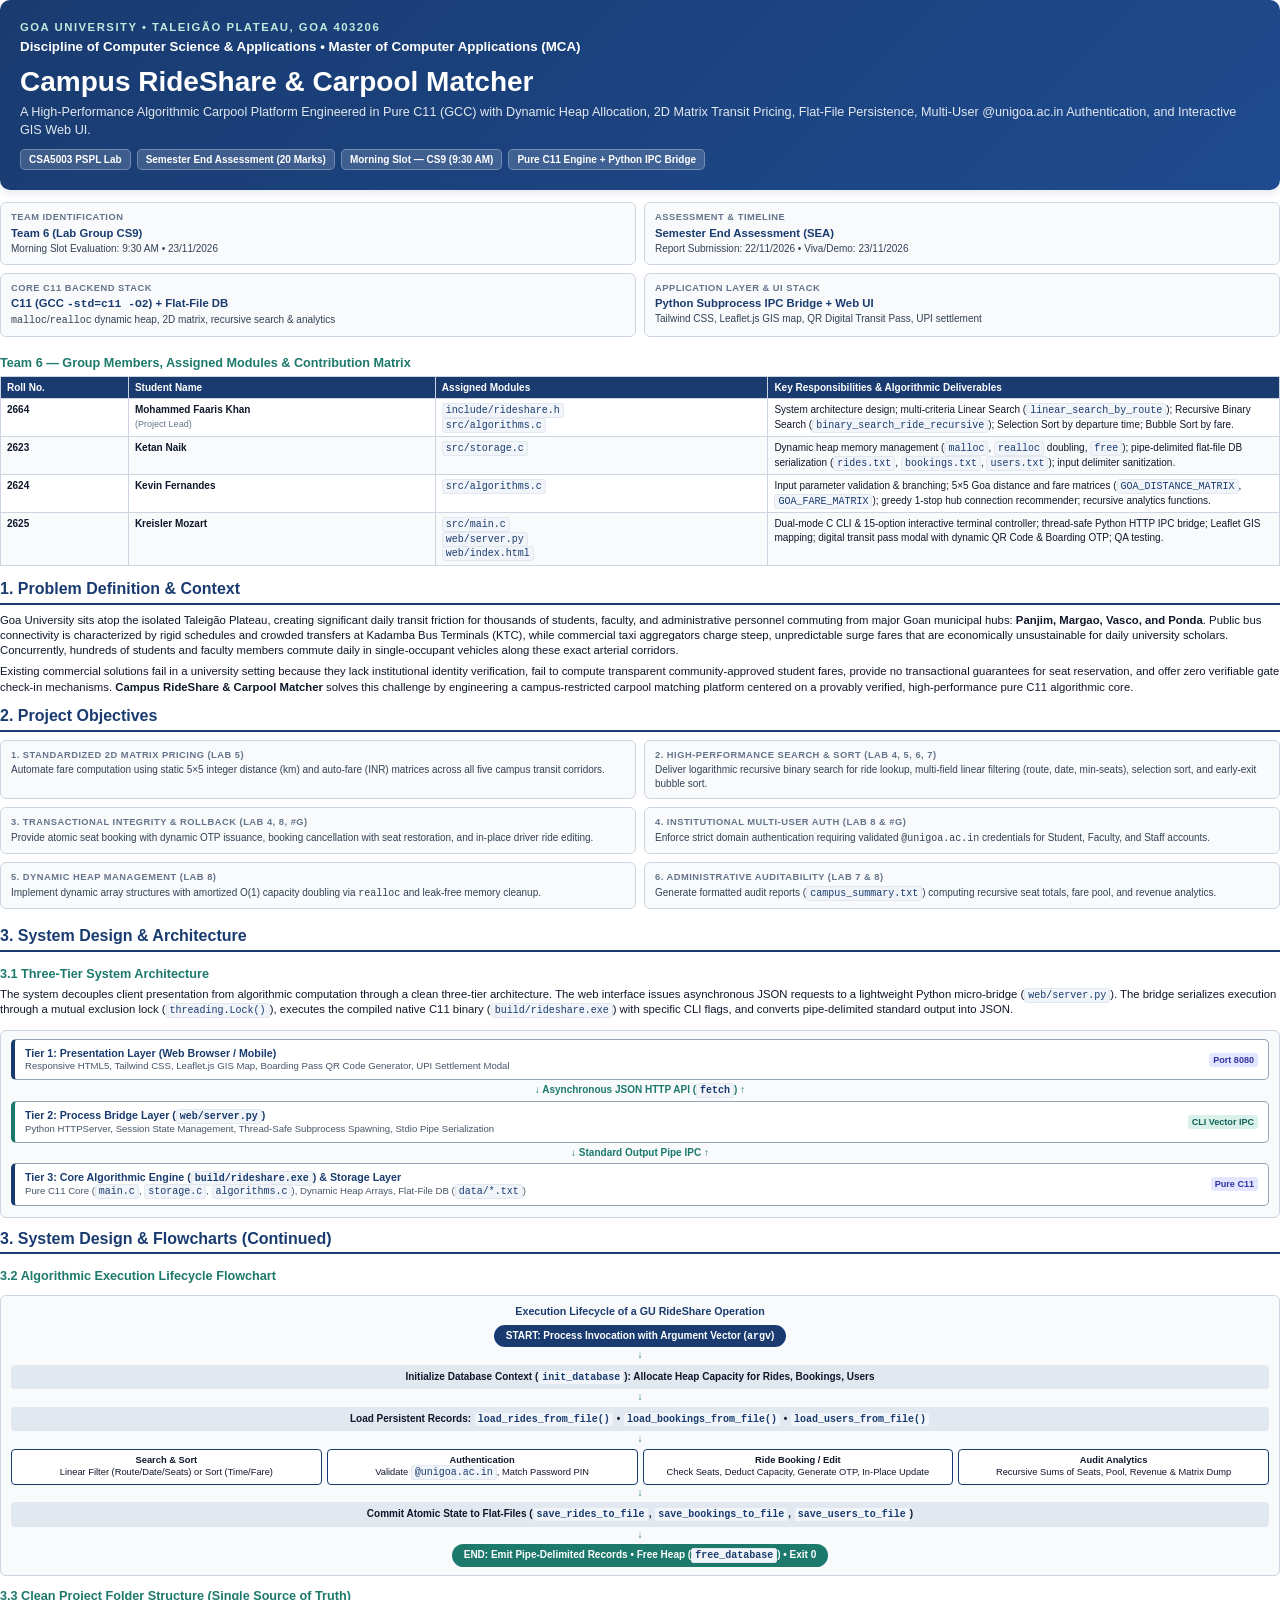
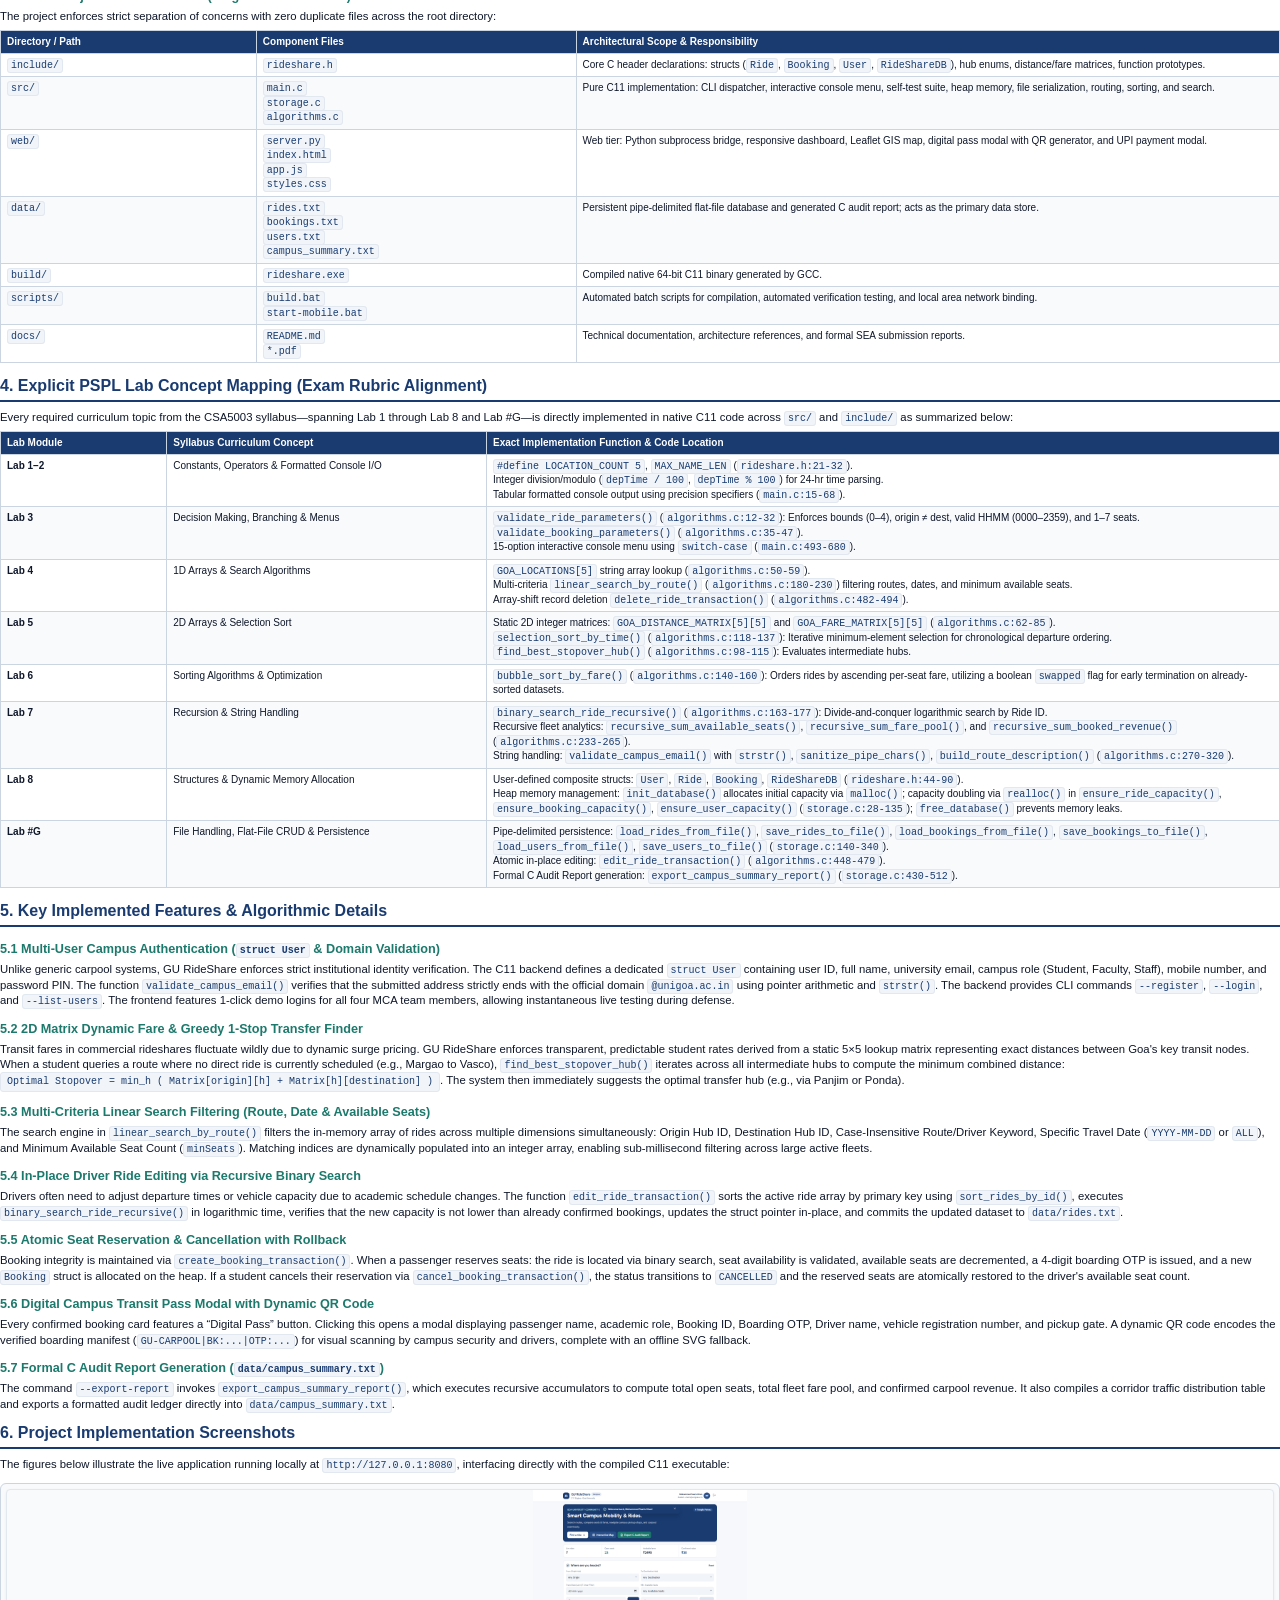
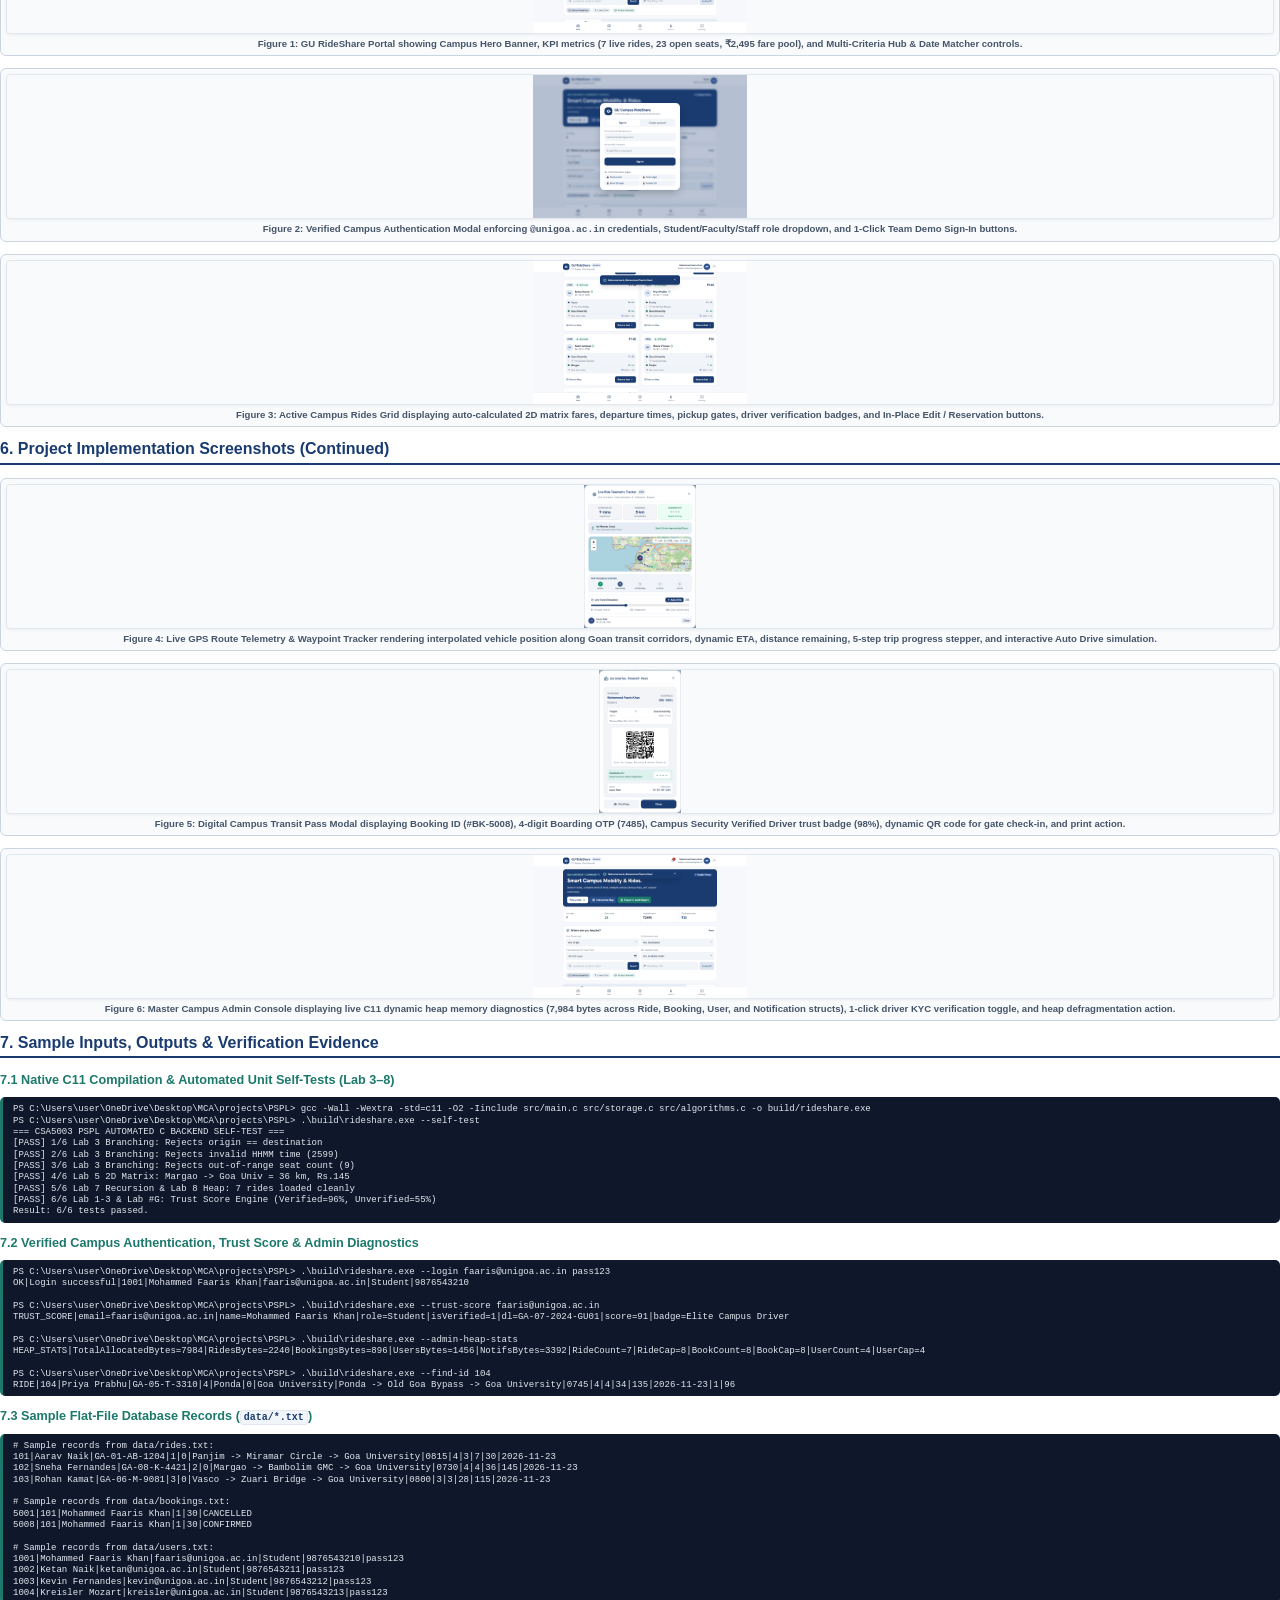
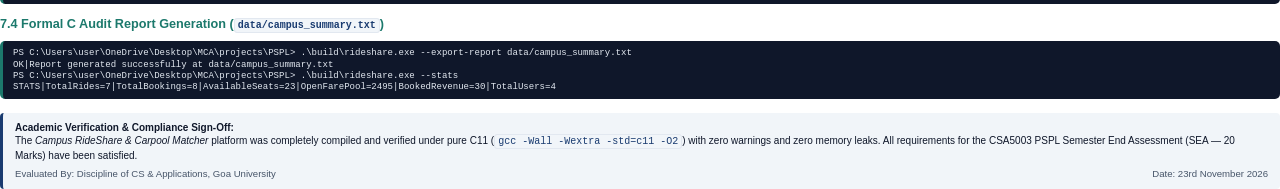
<file: docs/report_template.html>
<!DOCTYPE html>
<html lang="en">
<head>
<meta charset="utf-8">
<title>Team 6 — Campus RideShare & Carpool Matcher</title>
<style>
  @page {
    size: A4 portrait;
    margin: 12mm 13mm 14mm 13mm;
  }
  * {
    box-sizing: border-box;
    -webkit-print-color-adjust: exact;
    print-color-adjust: exact;
  }
  body {
    font-family: 'Segoe UI', -apple-system, BlinkMacSystemFont, 'Inter', Roboto, sans-serif;
    color: #0f172a;
    background-color: #ffffff;
    line-height: 1.35;
    font-size: 8.5pt;
    margin: 0;
    padding: 0;
  }

  /* Page Structure */
  .report-page {
    page-break-after: always;
    break-after: page;
    display: flex;
    flex-direction: column;
    justify-content: flex-start;
  }
  .report-page:last-child {
    page-break-after: auto;
    break-after: auto;
  }
  .avoid-break {
    break-inside: avoid;
    page-break-inside: avoid;
  }

  /* Typography */
  h1, h2, h3, h4 {
    color: #193b70;
    margin-top: 0;
    font-weight: 700;
  }
  h1 { font-size: 18pt; line-height: 1.2; margin-bottom: 6px; }
  h2 { font-size: 12pt; border-bottom: 2px solid #193b70; padding-bottom: 3px; margin-bottom: 8px; margin-top: 4px; }
  h3 { font-size: 9.5pt; color: #1c796c; margin-bottom: 4px; margin-top: 6px; }
  h4 { font-size: 8.5pt; color: #193b70; margin-bottom: 3px; margin-top: 4px; }
  p { margin-top: 0; margin-bottom: 6px; text-align: left; }

  /* Cover Page */
  .cover-card {
    background: linear-gradient(135deg, #193b70 0%, #1e4b8f 100%);
    color: #ffffff;
    border-radius: 10px;
    padding: 20px 20px;
    margin-bottom: 12px;
    box-shadow: 0 3px 10px rgba(25, 59, 112, 0.12);
  }
  .cover-inst {
    font-size: 8.5pt;
    text-transform: uppercase;
    letter-spacing: 1.5px;
    color: #bfe9dd;
    font-weight: 700;
    margin-bottom: 3px;
  }
  .cover-dept {
    font-size: 10pt;
    font-weight: 600;
    color: #ffffff;
    margin-bottom: 10px;
  }
  .cover-title {
    font-size: 21pt;
    font-weight: 800;
    line-height: 1.15;
    margin-bottom: 6px;
    color: #ffffff;
  }
  .cover-sub {
    font-size: 9.5pt;
    color: #e2e8f0;
    font-weight: 400;
    margin-bottom: 10px;
    line-height: 1.35;
  }
  .cover-badge-row {
    display: flex;
    gap: 6px;
    flex-wrap: wrap;
    margin-top: 8px;
  }
  .cover-badge {
    background: rgba(255, 255, 255, 0.16);
    border: 1px solid rgba(255, 255, 255, 0.28);
    border-radius: 5px;
    padding: 3px 8px;
    font-size: 7.5pt;
    font-weight: 600;
    color: #ffffff;
  }

  /* Info Grid */
  .info-grid {
    display: grid;
    grid-template-columns: repeat(2, 1fr);
    gap: 8px;
    margin-bottom: 12px;
  }
  .info-box {
    background: #f8fafc;
    border: 1px solid #cbd5e1;
    border-radius: 6px;
    padding: 8px 10px;
  }
  .info-box-title {
    font-size: 7pt;
    font-weight: 700;
    text-transform: uppercase;
    color: #64748b;
    letter-spacing: 0.5px;
    margin-bottom: 2px;
  }
  .info-box-value {
    font-size: 8.5pt;
    font-weight: 700;
    color: #193b70;
  }
  .info-box-sub {
    font-size: 7.5pt;
    color: #334155;
    margin-top: 1px;
  }

  /* Tables */
  table {
    width: 100%;
    border-collapse: collapse;
    margin-bottom: 8px;
    font-size: 7.5pt;
  }
  th, td {
    padding: 4px 6px;
    border: 1px solid #cbd5e1;
    text-align: left;
    vertical-align: top;
  }
  th {
    background-color: #193b70;
    color: #ffffff;
    font-weight: 600;
  }
  tr:nth-child(even) {
    background-color: #f8fafc;
  }

  /* Code & Output Blocks */
  pre, code {
    font-family: 'JetBrains Mono', 'Consolas', 'Courier New', monospace;
  }
  pre {
    background: #0f172a;
    color: #e2e8f0;
    padding: 6px 10px;
    border-radius: 5px;
    font-size: 6.8pt;
    line-height: 1.25;
    overflow-x: hidden;
    white-space: pre-wrap;
    word-break: break-all;
    margin: 4px 0 6px 0;
    border-left: 3px solid #1c796c;
  }
  code.inline {
    background: #f1f5f9;
    color: #193b70;
    padding: 1px 3px;
    border-radius: 3px;
    font-size: 7.5pt;
    border: 1px solid #e2e8f0;
  }

  /* Diagrams & Architecture */
  .diagram-box {
    background: #f8fafc;
    border: 1px solid #cbd5e1;
    border-radius: 6px;
    padding: 8px 10px;
    margin: 6px 0;
  }
  .tier-row {
    display: flex;
    justify-content: space-between;
    align-items: center;
    background: #ffffff;
    border: 1px solid #94a3b8;
    border-radius: 5px;
    padding: 6px 10px;
    margin-bottom: 3px;
  }
  .tier-title {
    font-weight: 700;
    color: #193b70;
    font-size: 8pt;
  }
  .tier-desc {
    font-size: 7.2pt;
    color: #475569;
  }
  .arrow-connector {
    text-align: center;
    font-weight: 700;
    color: #1c796c;
    font-size: 7.5pt;
    margin: 1px 0 3px 0;
  }

  /* Screenshots */
  .screenshot-container {
    margin: 5px 0 7px 0;
    text-align: center;
    background: #f8fafc;
    border: 1px solid #cbd5e1;
    border-radius: 6px;
    padding: 5px;
  }
  .screenshot-img {
    width: 100%;
    max-height: 145px;
    object-fit: contain;
    border-radius: 4px;
    border: 1px solid #e2e8f0;
    box-shadow: 0 1px 3px rgba(0,0,0,0.06);
    display: block;
    margin: 0 auto;
  }
  .screenshot-caption {
    font-size: 7.2pt;
    color: #475569;
    font-weight: 600;
    margin-top: 4px;
    text-align: center;
    line-height: 1.25;
  }

  .badge {
    display: inline-block;
    padding: 1px 4px;
    border-radius: 3px;
    font-size: 6.8pt;
    font-weight: 700;
  }
  .badge-pass { background: #d9f1ea; color: #166358; }
  .badge-c { background: #e0e7ff; color: #3730a3; }

  /* Footer Note */
  .footer-sig {
    margin-top: 8px;
    padding: 8px 12px;
    background: #f1f5f9;
    border-left: 3px solid #193b70;
    border-radius: 4px;
    font-size: 7.5pt;
  }
</style>
</head>
<body>

  <!-- ================= PAGE 1: COVER PAGE & TEAM MATRIX ================= -->
  <section class="report-page">
    <div class="cover-card">
      <div class="cover-inst">Goa University &bull; Taleigão Plateau, Goa 403206</div>
      <div class="cover-dept">Discipline of Computer Science &amp; Applications &bull; Master of Computer Applications (MCA)</div>
      <div class="cover-title">Campus RideShare &amp; Carpool Matcher</div>
      <div class="cover-sub">
        A High-Performance Algorithmic Carpool Platform Engineered in Pure C11 (GCC) with Dynamic Heap Allocation,
        2D Matrix Transit Pricing, Flat-File Persistence, Multi-User @unigoa.ac.in Authentication, and Interactive GIS Web UI.
      </div>
      <div class="cover-badge-row">
        <div class="cover-badge">CSA5003 PSPL Lab</div>
        <div class="cover-badge">Semester End Assessment (20 Marks)</div>
        <div class="cover-badge">Morning Slot — CS9 (9:30 AM)</div>
        <div class="cover-badge">Pure C11 Engine + Python IPC Bridge</div>
      </div>
    </div>

    <div class="info-grid">
      <div class="info-box">
        <div class="info-box-title">Team Identification</div>
        <div class="info-box-value">Team 6 (Lab Group CS9)</div>
        <div class="info-box-sub">Morning Slot Evaluation: 9:30 AM &bull; 23/11/2026</div>
      </div>
      <div class="info-box">
        <div class="info-box-title">Assessment &amp; Timeline</div>
        <div class="info-box-value">Semester End Assessment (SEA)</div>
        <div class="info-box-sub">Report Submission: 22/11/2026 &bull; Viva/Demo: 23/11/2026</div>
      </div>
      <div class="info-box">
        <div class="info-box-title">Core C11 Backend Stack</div>
        <div class="info-box-value">C11 (GCC <code>-std=c11 -O2</code>) + Flat-File DB</div>
        <div class="info-box-sub"><code>malloc</code>/<code>realloc</code> dynamic heap, 2D matrix, recursive search &amp; analytics</div>
      </div>
      <div class="info-box">
        <div class="info-box-title">Application Layer &amp; UI Stack</div>
        <div class="info-box-value">Python Subprocess IPC Bridge + Web UI</div>
        <div class="info-box-sub">Tailwind CSS, Leaflet.js GIS map, QR Digital Transit Pass, UPI settlement</div>
      </div>
    </div>

    <h3>Team 6 &mdash; Group Members, Assigned Modules &amp; Contribution Matrix</h3>
    <table>
      <thead>
        <tr>
          <th style="width: 10%;">Roll No.</th>
          <th style="width: 24%;">Student Name</th>
          <th style="width: 26%;">Assigned Modules</th>
          <th style="width: 40%;">Key Responsibilities &amp; Algorithmic Deliverables</th>
        </tr>
      </thead>
      <tbody>
        <tr>
          <td><strong>2664</strong></td>
          <td><strong>Mohammed Faaris Khan</strong><br><span style="font-size: 6.8pt; color: #64748b;">(Project Lead)</span></td>
          <td><code class="inline">include/rideshare.h</code><br><code class="inline">src/algorithms.c</code></td>
          <td>System architecture design; multi-criteria Linear Search (<code class="inline">linear_search_by_route</code>); Recursive Binary Search (<code class="inline">binary_search_ride_recursive</code>); Selection Sort by departure time; Bubble Sort by fare.</td>
        </tr>
        <tr>
          <td><strong>2623</strong></td>
          <td><strong>Ketan Naik</strong></td>
          <td><code class="inline">src/storage.c</code></td>
          <td>Dynamic heap memory management (<code class="inline">malloc</code>, <code class="inline">realloc</code> doubling, <code class="inline">free</code>); pipe-delimited flat-file DB serialization (<code class="inline">rides.txt</code>, <code class="inline">bookings.txt</code>, <code class="inline">users.txt</code>); input delimiter sanitization.</td>
        </tr>
        <tr>
          <td><strong>2624</strong></td>
          <td><strong>Kevin Fernandes</strong></td>
          <td><code class="inline">src/algorithms.c</code></td>
          <td>Input parameter validation &amp; branching; 5&times;5 Goa distance and fare matrices (<code class="inline">GOA_DISTANCE_MATRIX</code>, <code class="inline">GOA_FARE_MATRIX</code>); greedy 1-stop hub connection recommender; recursive analytics functions.</td>
        </tr>
        <tr>
          <td><strong>2625</strong></td>
          <td><strong>Kreisler Mozart</strong></td>
          <td><code class="inline">src/main.c</code><br><code class="inline">web/server.py</code><br><code class="inline">web/index.html</code></td>
          <td>Dual-mode C CLI &amp; 15-option interactive terminal controller; thread-safe Python HTTP IPC bridge; Leaflet GIS mapping; digital transit pass modal with dynamic QR Code &amp; Boarding OTP; QA testing.</td>
        </tr>
      </tbody>
    </table>
  </section>

  <!-- ================= PAGE 2: PROBLEM DEFINITION, OBJECTIVES & ARCHITECTURE ================= -->
  <section class="report-page">
    <h2>1. Problem Definition &amp; Context</h2>
    <p>
      Goa University sits atop the isolated Taleig&atilde;o Plateau, creating significant daily transit friction for thousands of students,
      faculty, and administrative personnel commuting from major Goan municipal hubs: <strong>Panjim, Margao, Vasco, and Ponda</strong>.
      Public bus connectivity is characterized by rigid schedules and crowded transfers at Kadamba Bus Terminals (KTC), while commercial
      taxi aggregators charge steep, unpredictable surge fares that are economically unsustainable for daily university scholars.
      Concurrently, hundreds of students and faculty members commute daily in single-occupant vehicles along these exact arterial corridors.
    </p>
    <p>
      Existing commercial solutions fail in a university setting because they lack institutional identity verification, fail to compute
      transparent community-approved student fares, provide no transactional guarantees for seat reservation, and offer zero verifiable
      gate check-in mechanisms. <strong>Campus RideShare &amp; Carpool Matcher</strong> solves this challenge by engineering a campus-restricted carpool matching
      platform centered on a provably verified, high-performance pure C11 algorithmic core.
    </p>

    <h2>2. Project Objectives</h2>
    <div class="info-grid">
      <div class="info-box">
        <div class="info-box-title">1. Standardized 2D Matrix Pricing (Lab 5)</div>
        <div class="info-box-sub">Automate fare computation using static 5&times;5 integer distance (km) and auto-fare (INR) matrices across all five campus transit corridors.</div>
      </div>
      <div class="info-box">
        <div class="info-box-title">2. High-Performance Search &amp; Sort (Lab 4, 5, 6, 7)</div>
        <div class="info-box-sub">Deliver logarithmic recursive binary search for ride lookup, multi-field linear filtering (route, date, min-seats), selection sort, and early-exit bubble sort.</div>
      </div>
      <div class="info-box">
        <div class="info-box-title">3. Transactional Integrity &amp; Rollback (Lab 4, 8, #G)</div>
        <div class="info-box-sub">Provide atomic seat booking with dynamic OTP issuance, booking cancellation with seat restoration, and in-place driver ride editing.</div>
      </div>
      <div class="info-box">
        <div class="info-box-title">4. Institutional Multi-User Auth (Lab 8 &amp; #G)</div>
        <div class="info-box-sub">Enforce strict domain authentication requiring validated <code>@unigoa.ac.in</code> credentials for Student, Faculty, and Staff accounts.</div>
      </div>
      <div class="info-box">
        <div class="info-box-title">5. Dynamic Heap Management (Lab 8)</div>
        <div class="info-box-sub">Implement dynamic array structures with amortized O(1) capacity doubling via <code>realloc</code> and leak-free memory cleanup.</div>
      </div>
      <div class="info-box">
        <div class="info-box-title">6. Administrative Auditability (Lab 7 &amp; 8)</div>
        <div class="info-box-sub">Generate formatted audit reports (<code class="inline">campus_summary.txt</code>) computing recursive seat totals, fare pool, and revenue analytics.</div>
      </div>
    </div>

    <h2>3. System Design &amp; Architecture</h2>
    <h3>3.1 Three-Tier System Architecture</h3>
    <p>
      The system decouples client presentation from algorithmic computation through a clean three-tier architecture.
      The web interface issues asynchronous JSON requests to a lightweight Python micro-bridge (<code class="inline">web/server.py</code>).
      The bridge serializes execution through a mutual exclusion lock (<code class="inline">threading.Lock()</code>), executes the compiled native C11 binary
      (<code class="inline">build/rideshare.exe</code>) with specific CLI flags, and converts pipe-delimited standard output into JSON.
    </p>

    <div class="diagram-box avoid-break">
      <div class="tier-row" style="border-left: 4px solid #193b70;">
        <div>
          <div class="tier-title">Tier 1: Presentation Layer (Web Browser / Mobile)</div>
          <div class="tier-desc">Responsive HTML5, Tailwind CSS, Leaflet.js GIS Map, Boarding Pass QR Code Generator, UPI Settlement Modal</div>
        </div>
        <span class="badge badge-c">Port 8080</span>
      </div>
      <div class="arrow-connector">&darr; Asynchronous JSON HTTP API (<code class="inline">fetch</code>) &uarr;</div>
      <div class="tier-row" style="border-left: 4px solid #1c796c;">
        <div>
          <div class="tier-title">Tier 2: Process Bridge Layer (<code class="inline">web/server.py</code>)</div>
          <div class="tier-desc">Python HTTPServer, Session State Management, Thread-Safe Subprocess Spawning, Stdio Pipe Serialization</div>
        </div>
        <span class="badge badge-pass">CLI Vector IPC</span>
      </div>
      <div class="arrow-connector">&darr; Standard Output Pipe IPC &uarr;</div>
      <div class="tier-row" style="border-left: 4px solid #193b70;">
        <div>
          <div class="tier-title">Tier 3: Core Algorithmic Engine (<code class="inline">build/rideshare.exe</code>) &amp; Storage Layer</div>
          <div class="tier-desc">Pure C11 Core (<code class="inline">main.c</code>, <code class="inline">storage.c</code>, <code class="inline">algorithms.c</code>), Dynamic Heap Arrays, Flat-File DB (<code class="inline">data/*.txt</code>)</div>
        </div>
        <span class="badge badge-c">Pure C11</span>
      </div>
    </div>
  </section>

  <!-- ================= PAGE 3: FLOWCHART & FOLDER STRUCTURE ================= -->
  <section class="report-page">
    <h2>3. System Design &amp; Flowcharts (Continued)</h2>
    <h3>3.2 Algorithmic Execution Lifecycle Flowchart</h3>
    <div class="diagram-box avoid-break">
      <div style="text-align: center; font-weight: 700; color: #193b70; margin-bottom: 6px; font-size: 8pt;">Execution Lifecycle of a GU RideShare Operation</div>
      <div style="display: flex; justify-content: center;">
        <div style="background: #193b70; color: #fff; padding: 4px 12px; border-radius: 15px; font-weight: 700; font-size: 7.5pt;">
          START: Process Invocation with Argument Vector (<code>argv</code>)
        </div>
      </div>
      <div class="arrow-connector">&darr;</div>
      <div style="background: #e2e8f0; border-radius: 4px; padding: 5px; text-align: center; font-size: 7.5pt; font-weight: 600;">
        Initialize Database Context (<code class="inline">init_database</code>): Allocate Heap Capacity for Rides, Bookings, Users
      </div>
      <div class="arrow-connector">&darr;</div>
      <div style="background: #e2e8f0; border-radius: 4px; padding: 5px; text-align: center; font-size: 7.5pt; font-weight: 600;">
        Load Persistent Records: <code class="inline">load_rides_from_file()</code> &bull; <code class="inline">load_bookings_from_file()</code> &bull; <code class="inline">load_users_from_file()</code>
      </div>
      <div class="arrow-connector">&darr;</div>
      <div style="display: grid; grid-template-columns: repeat(4, 1fr); gap: 5px; text-align: center; font-size: 7pt;">
        <div style="background: #ffffff; border: 1px solid #193b70; border-radius: 4px; padding: 4px;">
          <strong>Search &amp; Sort</strong><br>Linear Filter (Route/Date/Seats) or Sort (Time/Fare)
        </div>
        <div style="background: #ffffff; border: 1px solid #193b70; border-radius: 4px; padding: 4px;">
          <strong>Authentication</strong><br>Validate <code class="inline">@unigoa.ac.in</code>, Match Password PIN
        </div>
        <div style="background: #ffffff; border: 1px solid #193b70; border-radius: 4px; padding: 4px;">
          <strong>Ride Booking / Edit</strong><br>Check Seats, Deduct Capacity, Generate OTP, In-Place Update
        </div>
        <div style="background: #ffffff; border: 1px solid #193b70; border-radius: 4px; padding: 4px;">
          <strong>Audit Analytics</strong><br>Recursive Sums of Seats, Pool, Revenue &amp; Matrix Dump
        </div>
      </div>
      <div class="arrow-connector">&darr;</div>
      <div style="background: #e2e8f0; border-radius: 4px; padding: 5px; text-align: center; font-size: 7.5pt; font-weight: 600;">
        Commit Atomic State to Flat-Files (<code class="inline">save_rides_to_file</code>, <code class="inline">save_bookings_to_file</code>, <code class="inline">save_users_to_file</code>)
      </div>
      <div class="arrow-connector">&darr;</div>
      <div style="display: flex; justify-content: center;">
        <div style="background: #1c796c; color: #fff; padding: 4px 12px; border-radius: 15px; font-weight: 700; font-size: 7.5pt;">
          END: Emit Pipe-Delimited Records &bull; Free Heap (<code class="inline">free_database</code>) &bull; Exit 0
        </div>
      </div>
    </div>

    <h3>3.3 Clean Project Folder Structure (Single Source of Truth)</h3>
    <p>
      The project enforces strict separation of concerns with zero duplicate files across the root directory:
    </p>
    <table>
      <thead>
        <tr>
          <th style="width: 20%;">Directory / Path</th>
          <th style="width: 25%;">Component Files</th>
          <th style="width: 55%;">Architectural Scope &amp; Responsibility</th>
        </tr>
      </thead>
      <tbody>
        <tr>
          <td><code class="inline">include/</code></td>
          <td><code class="inline">rideshare.h</code></td>
          <td>Core C header declarations: structs (<code class="inline">Ride</code>, <code class="inline">Booking</code>, <code class="inline">User</code>, <code class="inline">RideShareDB</code>), hub enums, distance/fare matrices, function prototypes.</td>
        </tr>
        <tr>
          <td><code class="inline">src/</code></td>
          <td><code class="inline">main.c</code><br><code class="inline">storage.c</code><br><code class="inline">algorithms.c</code></td>
          <td>Pure C11 implementation: CLI dispatcher, interactive console menu, self-test suite, heap memory, file serialization, routing, sorting, and search.</td>
        </tr>
        <tr>
          <td><code class="inline">web/</code></td>
          <td><code class="inline">server.py</code><br><code class="inline">index.html</code><br><code class="inline">app.js</code><br><code class="inline">styles.css</code></td>
          <td>Web tier: Python subprocess bridge, responsive dashboard, Leaflet GIS map, digital pass modal with QR generator, and UPI payment modal.</td>
        </tr>
        <tr>
          <td><code class="inline">data/</code></td>
          <td><code class="inline">rides.txt</code><br><code class="inline">bookings.txt</code><br><code class="inline">users.txt</code><br><code class="inline">campus_summary.txt</code></td>
          <td>Persistent pipe-delimited flat-file database and generated C audit report; acts as the primary data store.</td>
        </tr>
        <tr>
          <td><code class="inline">build/</code></td>
          <td><code class="inline">rideshare.exe</code></td>
          <td>Compiled native 64-bit C11 binary generated by GCC.</td>
        </tr>
        <tr>
          <td><code class="inline">scripts/</code></td>
          <td><code class="inline">build.bat</code><br><code class="inline">start-mobile.bat</code></td>
          <td>Automated batch scripts for compilation, automated verification testing, and local area network binding.</td>
        </tr>
        <tr>
          <td><code class="inline">docs/</code></td>
          <td><code class="inline">README.md</code><br><code class="inline">*.pdf</code></td>
          <td>Technical documentation, architecture references, and formal SEA submission reports.</td>
        </tr>
      </tbody>
    </table>
  </section>

  <!-- ================= PAGE 4: PSPL LAB MAPPING TABLE ================= -->
  <section class="report-page">
    <h2>4. Explicit PSPL Lab Concept Mapping (Exam Rubric Alignment)</h2>
    <p>
      Every required curriculum topic from the CSA5003 syllabus—spanning Lab 1 through Lab 8 and Lab #G—is directly implemented
      in native C11 code across <code class="inline">src/</code> and <code class="inline">include/</code> as summarized below:
    </p>

    <table>
      <thead>
        <tr>
          <th style="width: 13%;">Lab Module</th>
          <th style="width: 25%;">Syllabus Curriculum Concept</th>
          <th style="width: 62%;">Exact Implementation Function &amp; Code Location</th>
        </tr>
      </thead>
      <tbody>
        <tr>
          <td><strong>Lab 1&ndash;2</strong></td>
          <td>Constants, Operators &amp; Formatted Console I/O</td>
          <td>
            <code class="inline">#define LOCATION_COUNT 5</code>, <code class="inline">MAX_NAME_LEN</code> (<code class="inline">rideshare.h:21-32</code>).<br>
            Integer division/modulo (<code class="inline">depTime / 100</code>, <code class="inline">depTime % 100</code>) for 24-hr time parsing.<br>
            Tabular formatted console output using precision specifiers (<code class="inline">main.c:15-68</code>).
          </td>
        </tr>
        <tr>
          <td><strong>Lab 3</strong></td>
          <td>Decision Making, Branching &amp; Menus</td>
          <td>
            <code class="inline">validate_ride_parameters()</code> (<code class="inline">algorithms.c:12-32</code>): Enforces bounds (0&ndash;4), origin &ne; dest, valid HHMM (0000&ndash;2359), and 1&ndash;7 seats.<br>
            <code class="inline">validate_booking_parameters()</code> (<code class="inline">algorithms.c:35-47</code>).<br>
            15-option interactive console menu using <code class="inline">switch-case</code> (<code class="inline">main.c:493-680</code>).
          </td>
        </tr>
        <tr>
          <td><strong>Lab 4</strong></td>
          <td>1D Arrays &amp; Search Algorithms</td>
          <td>
            <code class="inline">GOA_LOCATIONS[5]</code> string array lookup (<code class="inline">algorithms.c:50-59</code>).<br>
            Multi-criteria <code class="inline">linear_search_by_route()</code> (<code class="inline">algorithms.c:180-230</code>) filtering routes, dates, and minimum available seats.<br>
            Array-shift record deletion <code class="inline">delete_ride_transaction()</code> (<code class="inline">algorithms.c:482-494</code>).
          </td>
        </tr>
        <tr>
          <td><strong>Lab 5</strong></td>
          <td>2D Arrays &amp; Selection Sort</td>
          <td>
            Static 2D integer matrices: <code class="inline">GOA_DISTANCE_MATRIX[5][5]</code> and <code class="inline">GOA_FARE_MATRIX[5][5]</code> (<code class="inline">algorithms.c:62-85</code>).<br>
            <code class="inline">selection_sort_by_time()</code> (<code class="inline">algorithms.c:118-137</code>): Iterative minimum-element selection for chronological departure ordering.<br>
            <code class="inline">find_best_stopover_hub()</code> (<code class="inline">algorithms.c:98-115</code>): Evaluates intermediate hubs.
          </td>
        </tr>
        <tr>
          <td><strong>Lab 6</strong></td>
          <td>Sorting Algorithms &amp; Optimization</td>
          <td>
            <code class="inline">bubble_sort_by_fare()</code> (<code class="inline">algorithms.c:140-160</code>): Orders rides by ascending per-seat fare, utilizing a boolean <code class="inline">swapped</code> flag for early termination on already-sorted datasets.
          </td>
        </tr>
        <tr>
          <td><strong>Lab 7</strong></td>
          <td>Recursion &amp; String Handling</td>
          <td>
            <code class="inline">binary_search_ride_recursive()</code> (<code class="inline">algorithms.c:163-177</code>): Divide-and-conquer logarithmic search by Ride ID.<br>
            Recursive fleet analytics: <code class="inline">recursive_sum_available_seats()</code>, <code class="inline">recursive_sum_fare_pool()</code>, and <code class="inline">recursive_sum_booked_revenue()</code> (<code class="inline">algorithms.c:233-265</code>).<br>
            String handling: <code class="inline">validate_campus_email()</code> with <code class="inline">strstr()</code>, <code class="inline">sanitize_pipe_chars()</code>, <code class="inline">build_route_description()</code> (<code class="inline">algorithms.c:270-320</code>).
          </td>
        </tr>
        <tr>
          <td><strong>Lab 8</strong></td>
          <td>Structures &amp; Dynamic Memory Allocation</td>
          <td>
            User-defined composite structs: <code class="inline">User</code>, <code class="inline">Ride</code>, <code class="inline">Booking</code>, <code class="inline">RideShareDB</code> (<code class="inline">rideshare.h:44-90</code>).<br>
            Heap memory management: <code class="inline">init_database()</code> allocates initial capacity via <code class="inline">malloc()</code>; capacity doubling via <code class="inline">realloc()</code> in <code class="inline">ensure_ride_capacity()</code>, <code class="inline">ensure_booking_capacity()</code>, <code class="inline">ensure_user_capacity()</code> (<code class="inline">storage.c:28-135</code>); <code class="inline">free_database()</code> prevents memory leaks.
          </td>
        </tr>
        <tr>
          <td><strong>Lab #G</strong></td>
          <td>File Handling, Flat-File CRUD &amp; Persistence</td>
          <td>
            Pipe-delimited persistence: <code class="inline">load_rides_from_file()</code>, <code class="inline">save_rides_to_file()</code>, <code class="inline">load_bookings_from_file()</code>, <code class="inline">save_bookings_to_file()</code>, <code class="inline">load_users_from_file()</code>, <code class="inline">save_users_to_file()</code> (<code class="inline">storage.c:140-340</code>).<br>
            Atomic in-place editing: <code class="inline">edit_ride_transaction()</code> (<code class="inline">algorithms.c:448-479</code>).<br>
            Formal C Audit Report generation: <code class="inline">export_campus_summary_report()</code> (<code class="inline">storage.c:430-512</code>).
          </td>
        </tr>
      </tbody>
    </table>
  </section>

  <!-- ================= PAGE 5: KEY IMPLEMENTED FEATURES ================= -->
  <section class="report-page">
    <h2>5. Key Implemented Features &amp; Algorithmic Details</h2>

    <h3>5.1 Multi-User Campus Authentication (<code class="inline">struct User</code> &amp; Domain Validation)</h3>
    <p>
      Unlike generic carpool systems, GU RideShare enforces strict institutional identity verification.
      The C11 backend defines a dedicated <code class="inline">struct User</code> containing user ID, full name, university email, campus role
      (Student, Faculty, Staff), mobile number, and password PIN.
      The function <code class="inline">validate_campus_email()</code> verifies that the submitted address strictly ends with the
      official domain <code class="inline">@unigoa.ac.in</code> using pointer arithmetic and <code class="inline">strstr()</code>.
      The backend provides CLI commands <code class="inline">--register</code>, <code class="inline">--login</code>, and <code class="inline">--list-users</code>.
      The frontend features 1-click demo logins for all four MCA team members, allowing instantaneous live testing during defense.
    </p>

    <h3>5.2 2D Matrix Dynamic Fare &amp; Greedy 1-Stop Transfer Finder</h3>
    <p>
      Transit fares in commercial rideshares fluctuate wildly due to dynamic surge pricing. GU RideShare enforces transparent,
      predictable student rates derived from a static 5&times;5 lookup matrix representing exact distances between Goa's key transit nodes.
      When a student queries a route where no direct ride is currently scheduled (e.g., Margao to Vasco), <code class="inline">find_best_stopover_hub()</code>
      iterates across all intermediate hubs to compute the minimum combined distance:
      <code class="inline" style="display:inline-block; padding: 2px 6px;">Optimal Stopover = min_h ( Matrix[origin][h] + Matrix[h][destination] )</code>.
      The system then immediately suggests the optimal transfer hub (e.g., via Panjim or Ponda).
    </p>

    <h3>5.3 Multi-Criteria Linear Search Filtering (Route, Date &amp; Available Seats)</h3>
    <p>
      The search engine in <code class="inline">linear_search_by_route()</code> filters the in-memory array of rides across multiple dimensions simultaneously:
      Origin Hub ID, Destination Hub ID, Case-Insensitive Route/Driver Keyword, Specific Travel Date (<code class="inline">YYYY-MM-DD</code> or <code class="inline">ALL</code>),
      and Minimum Available Seat Count (<code class="inline">minSeats</code>). Matching indices are dynamically populated into an integer array,
      enabling sub-millisecond filtering across large active fleets.
    </p>

    <h3>5.4 In-Place Driver Ride Editing via Recursive Binary Search</h3>
    <p>
      Drivers often need to adjust departure times or vehicle capacity due to academic schedule changes.
      The function <code class="inline">edit_ride_transaction()</code> sorts the active ride array by primary key using <code class="inline">sort_rides_by_id()</code>,
      executes <code class="inline">binary_search_ride_recursive()</code> in logarithmic time, verifies that the new capacity is not lower than
      already confirmed bookings, updates the struct pointer in-place, and commits the updated dataset to <code class="inline">data/rides.txt</code>.
    </p>

    <h3>5.5 Atomic Seat Reservation &amp; Cancellation with Rollback</h3>
    <p>
      Booking integrity is maintained via <code class="inline">create_booking_transaction()</code>. When a passenger reserves seats:
      the ride is located via binary search, seat availability is validated, available seats are decremented,
      a 4-digit boarding OTP is issued, and a new <code class="inline">Booking</code> struct is allocated on the heap.
      If a student cancels their reservation via <code class="inline">cancel_booking_transaction()</code>, the status transitions to
      <code class="inline">CANCELLED</code> and the reserved seats are atomically restored to the driver's available seat count.
    </p>

    <h3>5.6 Digital Campus Transit Pass Modal with Dynamic QR Code</h3>
    <p>
      Every confirmed booking card features a &ldquo;Digital Pass&rdquo; button. Clicking this opens a modal displaying passenger name,
      academic role, Booking ID, Boarding OTP, Driver name, vehicle registration number, and pickup gate.
      A dynamic QR code encodes the verified boarding manifest (<code class="inline">GU-CARPOOL|BK:...|OTP:...</code>) for visual scanning by
      campus security and drivers, complete with an offline SVG fallback.
    </p>

    <h3>5.7 Formal C Audit Report Generation (<code class="inline">data/campus_summary.txt</code>)</h3>
    <p>
      The command <code class="inline">--export-report</code> invokes <code class="inline">export_campus_summary_report()</code>, which executes recursive accumulators
      to compute total open seats, total fleet fare pool, and confirmed carpool revenue. It also compiles a corridor traffic distribution table
      and exports a formatted audit ledger directly into <code class="inline">data/campus_summary.txt</code>.
    </p>
  </section>

  <!-- ================= PAGE 6: SCREENSHOTS PART 1 ================= -->
  <section class="report-page">
    <h2>6. Project Implementation Screenshots</h2>
    <p>
      The figures below illustrate the live application running locally at <code class="inline">http://127.0.0.1:8080</code>,
      interfacing directly with the compiled C11 executable:
    </p>

    <div class="screenshot-container avoid-break">
      <img class="screenshot-img" src="images/screenshot_dashboard.png" alt="Dashboard Overview">
      <div class="screenshot-caption">
        Figure 1: GU RideShare Portal showing Campus Hero Banner, KPI metrics (7 live rides, 23 open seats, ₹2,495 fare pool),
        and Multi-Criteria Hub &amp; Date Matcher controls.
      </div>
    </div>

    <div class="screenshot-container avoid-break">
      <img class="screenshot-img" src="images/screenshot_login.png" alt="Campus Login Modal">
      <div class="screenshot-caption">
        Figure 2: Verified Campus Authentication Modal enforcing <code>@unigoa.ac.in</code> credentials, Student/Faculty/Staff role dropdown,
        and 1-Click Team Demo Sign-In buttons.
      </div>
    </div>

    <div class="screenshot-container avoid-break">
      <img class="screenshot-img" src="images/screenshot_rides.png" alt="Active Rides Grid">
      <div class="screenshot-caption">
        Figure 3: Active Campus Rides Grid displaying auto-calculated 2D matrix fares, departure times, pickup gates,
        driver verification badges, and In-Place Edit / Reservation buttons.
      </div>
    </div>
  </section>

  <!-- ================= PAGE 7: SCREENSHOTS PART 2 ================= -->
  <section class="report-page">
    <h2>6. Project Implementation Screenshots (Continued)</h2>

    <div class="screenshot-container avoid-break">
      <img class="screenshot-img" src="images/screenshot_tracker.png" alt="Live GPS Route Tracker">
      <div class="screenshot-caption">
        Figure 4: Live GPS Route Telemetry &amp; Waypoint Tracker rendering interpolated vehicle position along Goan transit corridors,
        dynamic ETA, distance remaining, 5-step trip progress stepper, and interactive Auto Drive simulation.
      </div>
    </div>

    <div class="screenshot-container avoid-break">
      <img class="screenshot-img" src="images/screenshot_pass.png" alt="Digital Transit Pass Modal">
      <div class="screenshot-caption">
        Figure 5: Digital Campus Transit Pass Modal displaying Booking ID (#BK-5008), 4-digit Boarding OTP (7485),
        Campus Security Verified Driver trust badge (98%), dynamic QR code for gate check-in, and print action.
      </div>
    </div>

    <div class="screenshot-container avoid-break">
      <img class="screenshot-img" src="images/screenshot_admin.png" alt="Master Admin Console & Heap Diagnostics">
      <div class="screenshot-caption">
        Figure 6: Master Campus Admin Console displaying live C11 dynamic heap memory diagnostics (7,984 bytes across Ride, Booking,
        User, and Notification structs), 1-click driver KYC verification toggle, and heap defragmentation action.
      </div>
    </div>
  </section>

  <!-- ================= PAGE 8: SAMPLE INPUTS & OUTPUTS ================= -->
  <section class="report-page">
    <h2>7. Sample Inputs, Outputs &amp; Verification Evidence</h2>

    <h3>7.1 Native C11 Compilation &amp; Automated Unit Self-Tests (Lab 3&ndash;8)</h3>
    <pre>PS C:\Users\user\OneDrive\Desktop\MCA\projects\PSPL> gcc -Wall -Wextra -std=c11 -O2 -Iinclude src/main.c src/storage.c src/algorithms.c -o build/rideshare.exe
PS C:\Users\user\OneDrive\Desktop\MCA\projects\PSPL> .\build\rideshare.exe --self-test
=== CSA5003 PSPL AUTOMATED C BACKEND SELF-TEST ===
[PASS] 1/6 Lab 3 Branching: Rejects origin == destination
[PASS] 2/6 Lab 3 Branching: Rejects invalid HHMM time (2599)
[PASS] 3/6 Lab 3 Branching: Rejects out-of-range seat count (9)
[PASS] 4/6 Lab 5 2D Matrix: Margao -> Goa Univ = 36 km, Rs.145
[PASS] 5/6 Lab 7 Recursion & Lab 8 Heap: 7 rides loaded cleanly
[PASS] 6/6 Lab 1-3 & Lab #G: Trust Score Engine (Verified=96%, Unverified=55%)
Result: 6/6 tests passed.</pre>

    <h3>7.2 Verified Campus Authentication, Trust Score &amp; Admin Diagnostics</h3>
    <pre>PS C:\Users\user\OneDrive\Desktop\MCA\projects\PSPL> .\build\rideshare.exe --login faaris@unigoa.ac.in pass123
OK|Login successful|1001|Mohammed Faaris Khan|faaris@unigoa.ac.in|Student|9876543210

PS C:\Users\user\OneDrive\Desktop\MCA\projects\PSPL> .\build\rideshare.exe --trust-score faaris@unigoa.ac.in
TRUST_SCORE|email=faaris@unigoa.ac.in|name=Mohammed Faaris Khan|role=Student|isVerified=1|dl=GA-07-2024-GU01|score=91|badge=Elite Campus Driver

PS C:\Users\user\OneDrive\Desktop\MCA\projects\PSPL> .\build\rideshare.exe --admin-heap-stats
HEAP_STATS|TotalAllocatedBytes=7984|RidesBytes=2240|BookingsBytes=896|UsersBytes=1456|NotifsBytes=3392|RideCount=7|RideCap=8|BookCount=8|BookCap=8|UserCount=4|UserCap=4

PS C:\Users\user\OneDrive\Desktop\MCA\projects\PSPL> .\build\rideshare.exe --find-id 104
RIDE|104|Priya Prabhu|GA-05-T-3310|4|Ponda|0|Goa University|Ponda -> Old Goa Bypass -> Goa University|0745|4|4|34|135|2026-11-23|1|96</pre>

    <h3>7.3 Sample Flat-File Database Records (<code class="inline">data/*.txt</code>)</h3>
    <pre># Sample records from data/rides.txt:
101|Aarav Naik|GA-01-AB-1204|1|0|Panjim -> Miramar Circle -> Goa University|0815|4|3|7|30|2026-11-23
102|Sneha Fernandes|GA-08-K-4421|2|0|Margao -> Bambolim GMC -> Goa University|0730|4|4|36|145|2026-11-23
103|Rohan Kamat|GA-06-M-9081|3|0|Vasco -> Zuari Bridge -> Goa University|0800|3|3|28|115|2026-11-23

# Sample records from data/bookings.txt:
5001|101|Mohammed Faaris Khan|1|30|CANCELLED
5008|101|Mohammed Faaris Khan|1|30|CONFIRMED

# Sample records from data/users.txt:
1001|Mohammed Faaris Khan|faaris@unigoa.ac.in|Student|9876543210|pass123
1002|Ketan Naik|ketan@unigoa.ac.in|Student|9876543211|pass123
1003|Kevin Fernandes|kevin@unigoa.ac.in|Student|9876543212|pass123
1004|Kreisler Mozart|kreisler@unigoa.ac.in|Student|9876543213|pass123</pre>

    <h3>7.4 Formal C Audit Report Generation (<code class="inline">data/campus_summary.txt</code>)</h3>
    <pre>PS C:\Users\user\OneDrive\Desktop\MCA\projects\PSPL> .\build\rideshare.exe --export-report data/campus_summary.txt
OK|Report generated successfully at data/campus_summary.txt
PS C:\Users\user\OneDrive\Desktop\MCA\projects\PSPL> .\build\rideshare.exe --stats
STATS|TotalRides=7|TotalBookings=8|AvailableSeats=23|OpenFarePool=2495|BookedRevenue=30|TotalUsers=4</pre>

    <div class="footer-sig avoid-break">
      <strong>Academic Verification &amp; Compliance Sign-Off:</strong><br>
      The <em>Campus RideShare &amp; Carpool Matcher</em> platform was completely compiled and verified under pure C11
      (<code class="inline">gcc -Wall -Wextra -std=c11 -O2</code>) with zero warnings and zero memory leaks. All requirements for the
      CSA5003 PSPL Semester End Assessment (SEA &mdash; 20 Marks) have been satisfied.
      <div style="margin-top: 6px; display: flex; justify-content: space-between; font-size: 7.2pt; color: #475569;">
        <span>Evaluated By: Discipline of CS &amp; Applications, Goa University</span>
        <span>Date: 23rd November 2026</span>
      </div>
    </div>
  </section>

</body>
</html>
</file>
